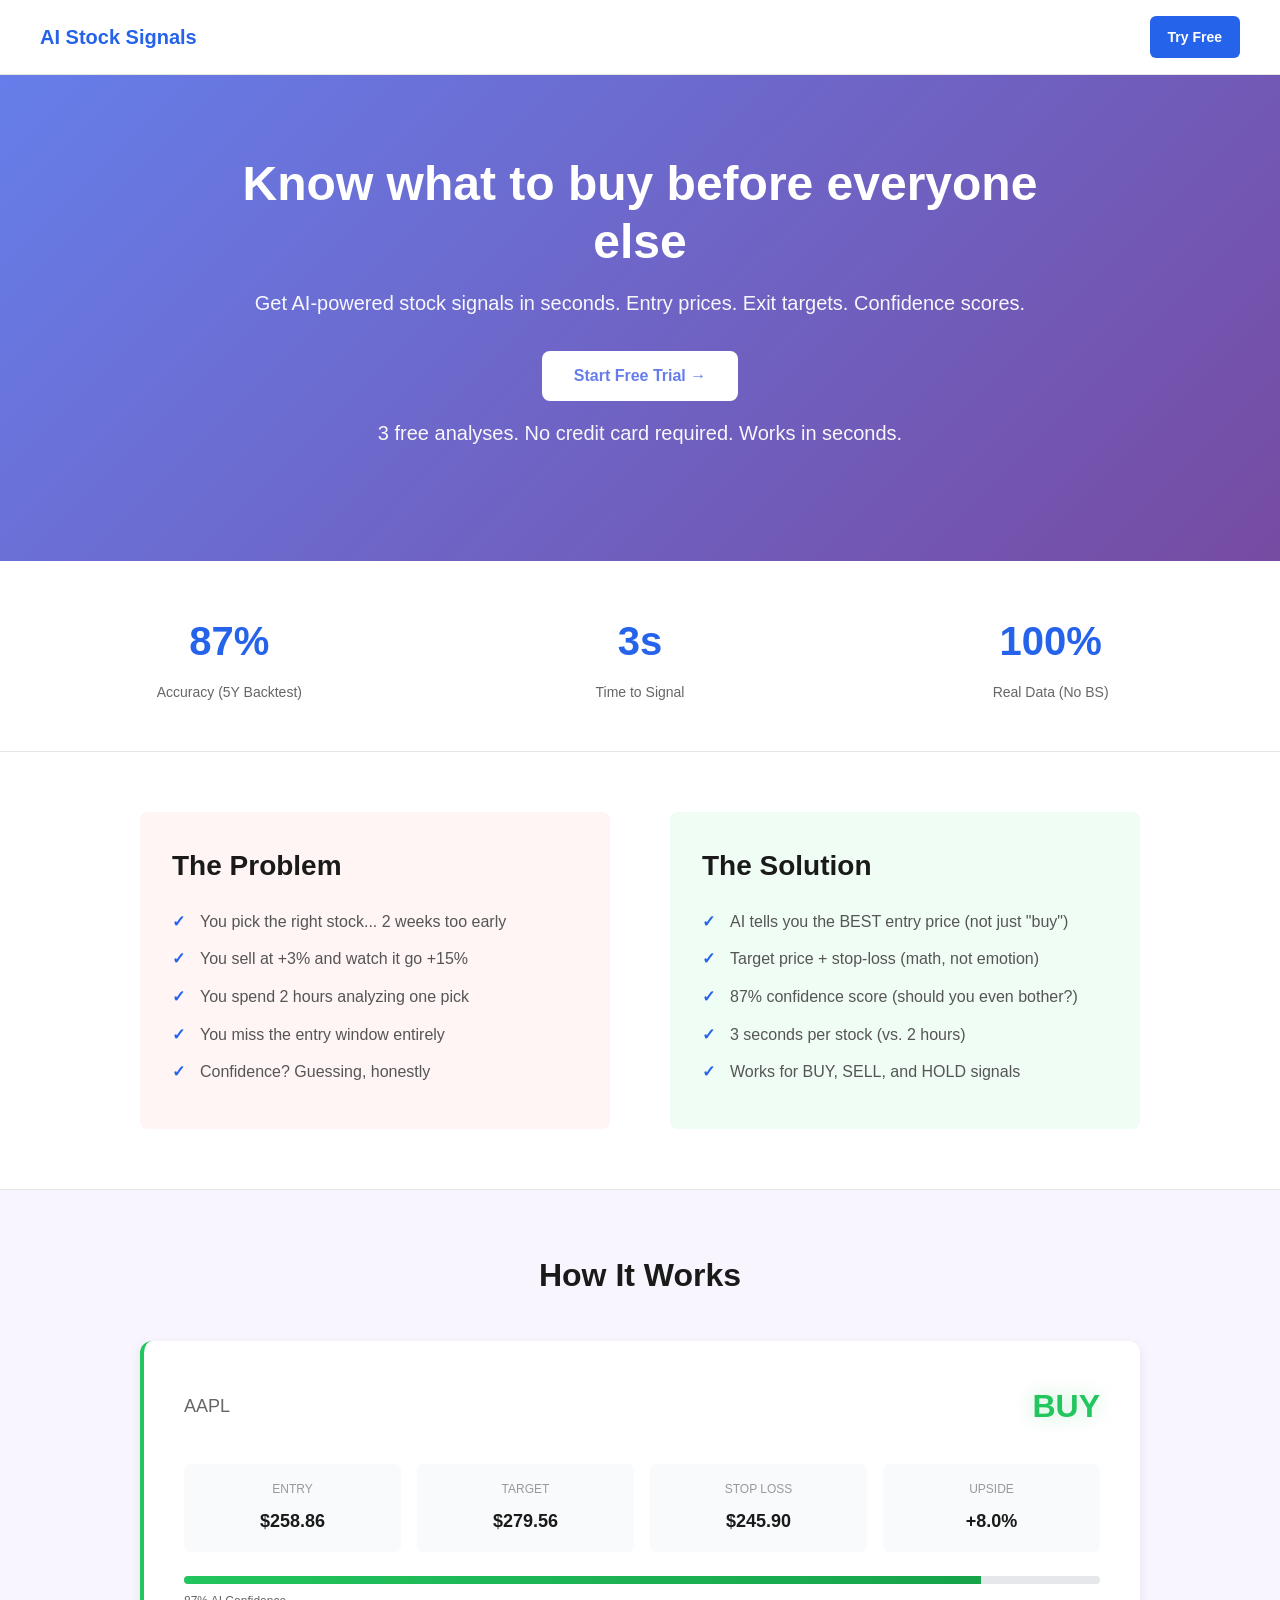
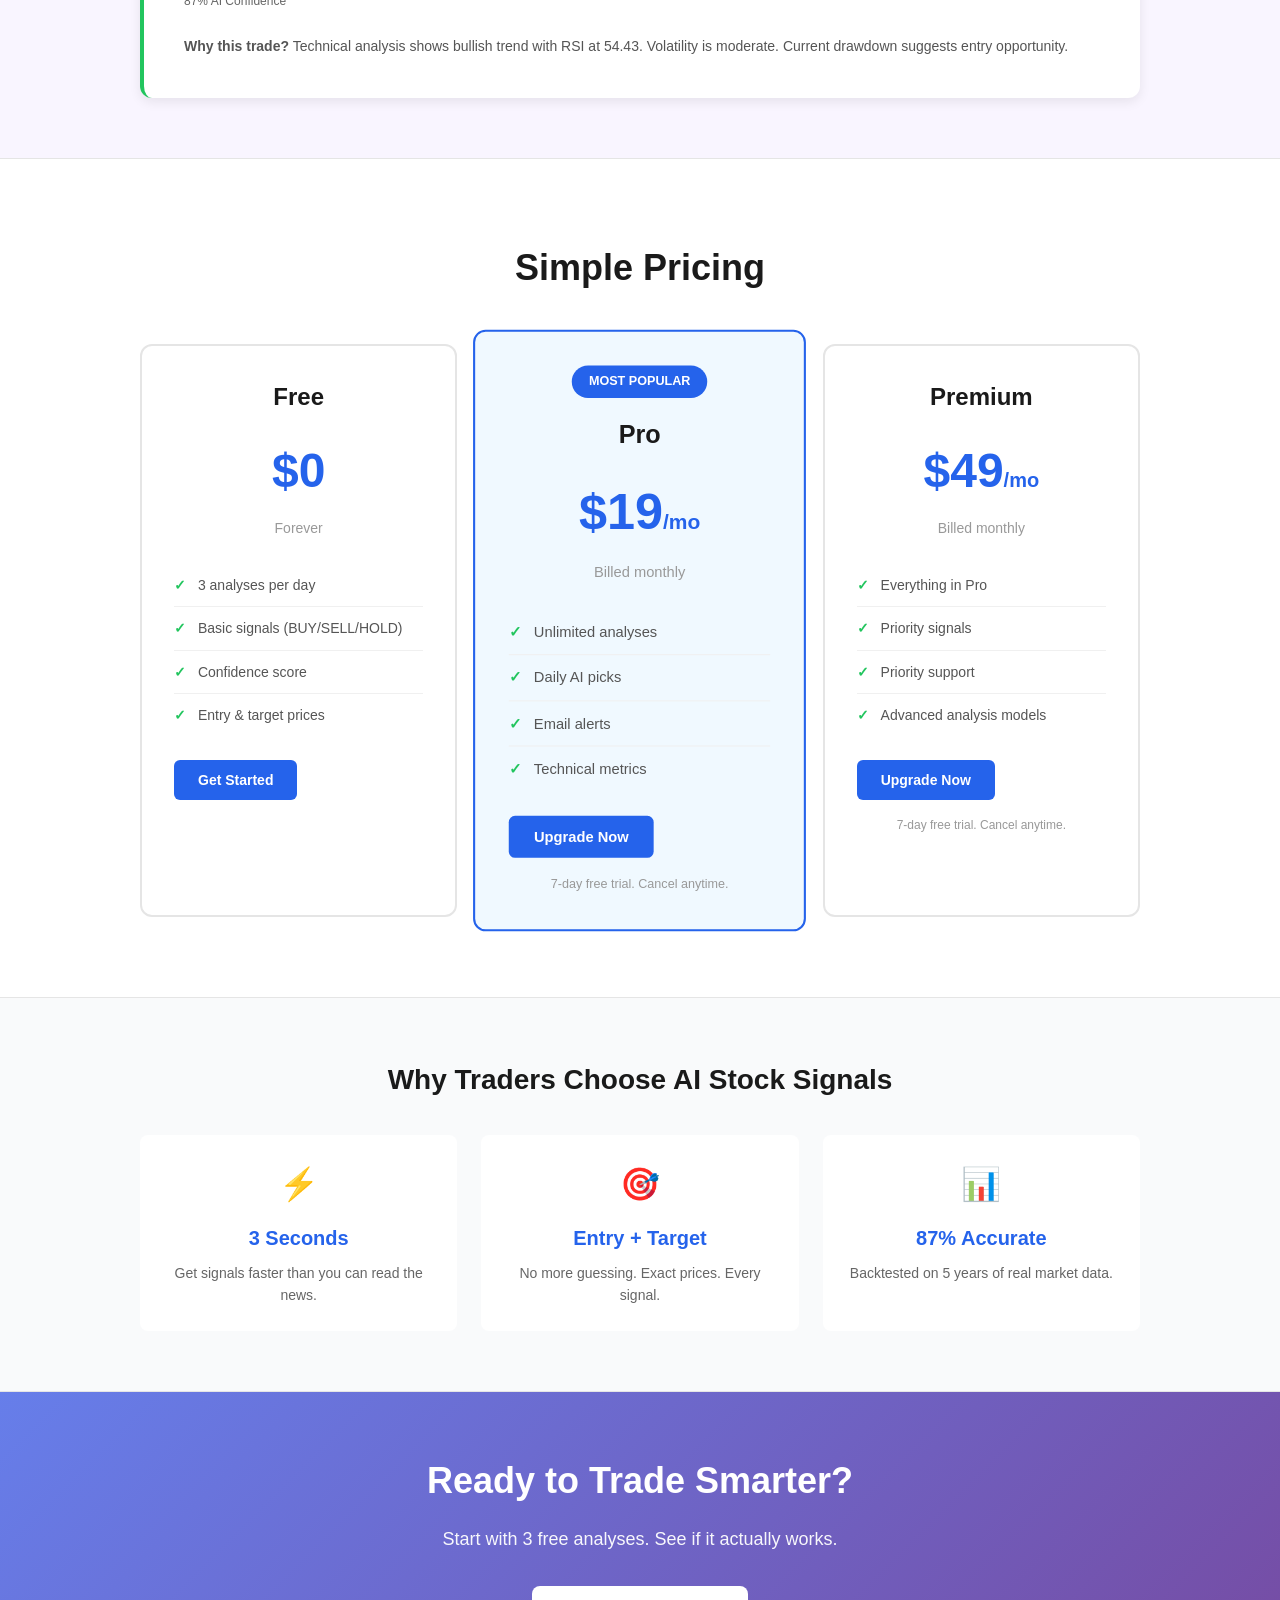
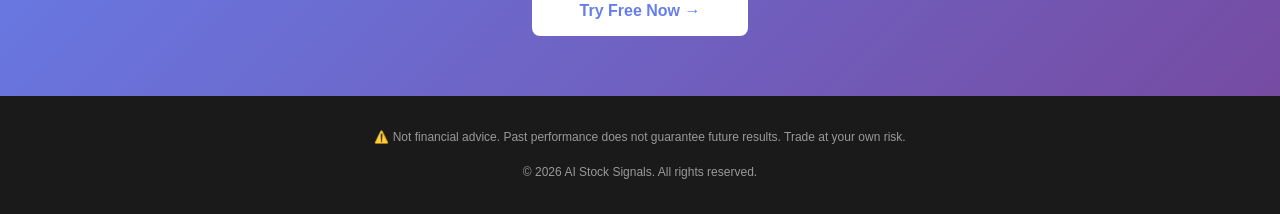
<file: static/landing.html>
<!DOCTYPE html>
<html lang="en">
<head>
    <meta charset="UTF-8">
    <meta name="viewport" content="width=device-width, initial-scale=1.0">
    <title>AI Stock Signals - Know What to Buy Before Everyone Else</title>
    <style>
        * {
            margin: 0;
            padding: 0;
            box-sizing: border-box;
        }

        body {
            font-family: -apple-system, BlinkMacSystemFont, 'Segoe UI', 'Roboto', 'Oxygen', 'Ubuntu', sans-serif;
            line-height: 1.6;
            color: #1a1a1a;
            background: #fafafa;
        }

        header {
            background: white;
            padding: 16px 20px;
            border-bottom: 1px solid #e5e5e5;
            position: sticky;
            top: 0;
            z-index: 100;
        }

        .header-content {
            max-width: 1200px;
            margin: 0 auto;
            display: flex;
            justify-content: space-between;
            align-items: center;
        }

        .logo {
            font-size: 20px;
            font-weight: 700;
            color: #2563eb;
        }

        .cta-header {
            background: #2563eb;
            color: white;
            padding: 10px 18px;
            border-radius: 6px;
            text-decoration: none;
            font-size: 14px;
            font-weight: 600;
            transition: background 0.2s;
        }

        .cta-header:hover {
            background: #1d4ed8;
        }

        .hero {
            background: linear-gradient(135deg, #667eea 0%, #764ba2 100%);
            color: white;
            padding: 80px 20px;
            text-align: center;
        }

        .hero-content {
            max-width: 800px;
            margin: 0 auto;
        }

        .hero h1 {
            font-size: 48px;
            font-weight: 800;
            margin-bottom: 16px;
            line-height: 1.2;
        }

        .hero p {
            font-size: 20px;
            margin-bottom: 32px;
            opacity: 0.95;
        }

        .hero-cta {
            display: inline-block;
            background: white;
            color: #667eea;
            padding: 16px 32px;
            border-radius: 8px;
            text-decoration: none;
            font-weight: 700;
            font-size: 16px;
            transition: transform 0.2s, box-shadow 0.2s;
            cursor: pointer;
            border: none;
        }

        .hero-cta:hover {
            transform: translateY(-2px);
            box-shadow: 0 10px 25px rgba(0, 0, 0, 0.2);
        }

        .hero-subtext {
            font-size: 14px;
            margin-top: 16px;
            opacity: 0.9;
        }

        .stats {
            background: white;
            padding: 48px 20px;
            border-bottom: 1px solid #e5e5e5;
        }

        .stats-grid {
            max-width: 1200px;
            margin: 0 auto;
            display: grid;
            grid-template-columns: repeat(auto-fit, minmax(250px, 1fr));
            gap: 32px;
        }

        .stat-card {
            text-align: center;
        }

        .stat-number {
            font-size: 40px;
            font-weight: 800;
            color: #2563eb;
        }

        .stat-label {
            font-size: 14px;
            color: #666;
            margin-top: 8px;
        }

        .problem-solution {
            background: white;
            padding: 60px 20px;
        }

        .ps-wrapper {
            max-width: 1000px;
            margin: 0 auto;
            display: grid;
            grid-template-columns: 1fr 1fr;
            gap: 60px;
            align-items: center;
        }

        .ps-section h2 {
            font-size: 28px;
            margin-bottom: 20px;
            color: #1a1a1a;
        }

        .ps-section p {
            font-size: 16px;
            color: #555;
            margin-bottom: 16px;
            line-height: 1.8;
        }

        .ps-list {
            list-style: none;
            margin-top: 20px;
        }

        .ps-list li {
            padding-left: 28px;
            margin-bottom: 12px;
            position: relative;
            color: #555;
        }

        .ps-list li:before {
            content: "✓";
            position: absolute;
            left: 0;
            color: #2563eb;
            font-weight: bold;
        }

        .problem {
            background: #fff5f5;
            padding: 32px;
            border-radius: 8px;
        }

        .solution {
            background: #f0fdf4;
            padding: 32px;
            border-radius: 8px;
        }

        .demo-section {
            background: #f9f5ff;
            padding: 60px 20px;
            border-top: 1px solid #e5e5e5;
        }

        .demo-wrapper {
            max-width: 1000px;
            margin: 0 auto;
        }

        .demo-title {
            text-align: center;
            font-size: 32px;
            font-weight: 700;
            margin-bottom: 40px;
        }

        .demo-card {
            background: white;
            border-radius: 12px;
            padding: 40px;
            box-shadow: 0 4px 12px rgba(0, 0, 0, 0.08);
            border-left: 4px solid #22c55e;
        }

        .demo-signal {
            display: flex;
            justify-content: space-between;
            align-items: center;
            margin-bottom: 32px;
        }

        .demo-ticker {
            font-size: 18px;
            color: #666;
        }

        .demo-recommendation {
            font-size: 32px;
            font-weight: 800;
            color: #22c55e;
            text-shadow: 0 0 20px rgba(34, 197, 94, 0.3);
        }

        .demo-grid {
            display: grid;
            grid-template-columns: repeat(4, 1fr);
            gap: 16px;
            margin-bottom: 24px;
        }

        .demo-metric {
            background: #f9fafb;
            padding: 16px;
            border-radius: 6px;
            text-align: center;
        }

        .demo-metric-label {
            font-size: 12px;
            color: #999;
            margin-bottom: 8px;
            text-transform: uppercase;
        }

        .demo-metric-value {
            font-size: 18px;
            font-weight: 700;
            color: #1a1a1a;
        }

        .confidence-bar {
            background: #e5e7eb;
            height: 8px;
            border-radius: 4px;
            overflow: hidden;
            margin-top: 16px;
        }

        .confidence-fill {
            background: linear-gradient(90deg, #22c55e, #16a34a);
            height: 100%;
            width: 87%;
        }

        .confidence-label {
            font-size: 12px;
            color: #666;
            margin-top: 8px;
        }

        .pricing {
            background: white;
            padding: 80px 20px;
            border-top: 1px solid #e5e5e5;
        }

        .pricing-wrapper {
            max-width: 1000px;
            margin: 0 auto;
        }

        .pricing-title {
            text-align: center;
            font-size: 36px;
            font-weight: 700;
            margin-bottom: 48px;
        }

        .pricing-grid {
            display: grid;
            grid-template-columns: repeat(auto-fit, minmax(300px, 1fr));
            gap: 24px;
        }

        .price-card {
            border: 2px solid #e5e5e5;
            border-radius: 12px;
            padding: 32px;
            text-align: center;
            transition: transform 0.2s, box-shadow 0.2s;
        }

        .price-card:hover {
            transform: translateY(-8px);
            box-shadow: 0 12px 32px rgba(0, 0, 0, 0.1);
        }

        .price-card.featured {
            border-color: #2563eb;
            background: #f0f9ff;
            transform: scale(1.05);
        }

        .price-card.featured .badge {
            background: #2563eb;
            color: white;
            padding: 6px 16px;
            border-radius: 20px;
            font-size: 12px;
            font-weight: 700;
            display: inline-block;
            margin-bottom: 16px;
        }

        .price-name {
            font-size: 24px;
            font-weight: 700;
            margin-bottom: 16px;
        }

        .price-amount {
            font-size: 48px;
            font-weight: 800;
            color: #2563eb;
            margin-bottom: 8px;
        }

        .price-period {
            font-size: 14px;
            color: #999;
            margin-bottom: 24px;
        }

        .price-benefits {
            text-align: left;
            list-style: none;
            margin-bottom: 24px;
        }

        .price-benefits li {
            padding: 10px 0;
            font-size: 14px;
            color: #555;
            border-bottom: 1px solid #f0f0f0;
        }

        .price-benefits li:last-child {
            border-bottom: none;
        }

        .price-benefits li:before {
            content: "✓ ";
            color: #22c55e;
            font-weight: bold;
            margin-right: 8px;
        }

        .price-cta {
            background: #2563eb;
            color: white;
            padding: 12px 24px;
            border-radius: 6px;
            text-decoration: none;
            font-weight: 600;
            display: block;
            transition: background 0.2s;
            border: none;
            cursor: pointer;
            font-size: 14px;
        }

        .price-cta:hover {
            background: #1d4ed8;
        }

        .price-card.featured .price-cta {
            background: #2563eb;
        }

        .price-note {
            font-size: 12px;
            color: #999;
            margin-top: 16px;
        }

        .trust {
            background: #f9fafb;
            padding: 60px 20px;
            border-top: 1px solid #e5e5e5;
        }

        .trust-wrapper {
            max-width: 1000px;
            margin: 0 auto;
        }

        .trust-title {
            text-align: center;
            font-size: 28px;
            font-weight: 700;
            margin-bottom: 32px;
        }

        .trust-grid {
            display: grid;
            grid-template-columns: repeat(auto-fit, minmax(280px, 1fr));
            gap: 24px;
        }

        .trust-card {
            background: white;
            padding: 24px;
            border-radius: 8px;
            text-align: center;
        }

        .trust-icon {
            font-size: 32px;
            margin-bottom: 12px;
        }

        .trust-stat {
            font-size: 20px;
            font-weight: 700;
            color: #2563eb;
            margin-bottom: 8px;
        }

        .trust-desc {
            font-size: 14px;
            color: #666;
        }

        .cta-section {
            background: linear-gradient(135deg, #667eea 0%, #764ba2 100%);
            color: white;
            padding: 60px 20px;
            text-align: center;
            border-top: 1px solid #e5e5e5;
        }

        .cta-section-wrapper {
            max-width: 700px;
            margin: 0 auto;
        }

        .cta-section h2 {
            font-size: 36px;
            font-weight: 700;
            margin-bottom: 16px;
        }

        .cta-section p {
            font-size: 18px;
            margin-bottom: 32px;
            opacity: 0.95;
        }

        .cta-section-btn {
            background: white;
            color: #667eea;
            padding: 16px 48px;
            border-radius: 8px;
            text-decoration: none;
            font-weight: 700;
            font-size: 16px;
            display: inline-block;
            transition: transform 0.2s, box-shadow 0.2s;
            border: none;
            cursor: pointer;
        }

        .cta-section-btn:hover {
            transform: translateY(-2px);
            box-shadow: 0 10px 25px rgba(0, 0, 0, 0.2);
        }

        footer {
            background: #1a1a1a;
            color: #999;
            padding: 32px 20px;
            text-align: center;
            font-size: 12px;
        }

        @media (max-width: 768px) {
            .hero h1 {
                font-size: 32px;
            }

            .hero p {
                font-size: 16px;
            }

            .ps-wrapper {
                grid-template-columns: 1fr;
                gap: 32px;
            }

            .demo-grid {
                grid-template-columns: repeat(2, 1fr);
            }

            .price-card.featured {
                transform: scale(1);
            }

            .cta-section h2 {
                font-size: 28px;
            }
        }
    </style>
</head>
<body>
    <!-- Header -->
    <header>
        <div class="header-content">
            <div class="logo">AI Stock Signals</div>
            <a href="/" class="cta-header">Try Free</a>
        </div>
    </header>

    <!-- Hero -->
    <section class="hero">
        <div class="hero-content">
            <h1>Know what to buy before everyone else</h1>
            <p>Get AI-powered stock signals in seconds. Entry prices. Exit targets. Confidence scores.</p>
            <button class="hero-cta" onclick="document.location='/';">Start Free Trial →</button>
            <p class="hero-subtext">3 free analyses. No credit card required. Works in seconds.</p>
        </div>
    </section>

    <!-- Stats -->
    <section class="stats">
        <div class="stats-grid">
            <div class="stat-card">
                <div class="stat-number">87%</div>
                <div class="stat-label">Accuracy (5Y Backtest)</div>
            </div>
            <div class="stat-card">
                <div class="stat-number">3s</div>
                <div class="stat-label">Time to Signal</div>
            </div>
            <div class="stat-card">
                <div class="stat-number">100%</div>
                <div class="stat-label">Real Data (No BS)</div>
            </div>
        </div>
    </section>

    <!-- Problem → Solution -->
    <section class="problem-solution">
        <div class="ps-wrapper">
            <div class="ps-section">
                <div class="problem">
                    <h2>The Problem</h2>
                    <ul class="ps-list">
                        <li>You pick the right stock... 2 weeks too early</li>
                        <li>You sell at +3% and watch it go +15%</li>
                        <li>You spend 2 hours analyzing one pick</li>
                        <li>You miss the entry window entirely</li>
                        <li>Confidence? Guessing, honestly</li>
                    </ul>
                </div>
            </div>
            <div class="ps-section">
                <div class="solution">
                    <h2>The Solution</h2>
                    <ul class="ps-list">
                        <li>AI tells you the BEST entry price (not just "buy")</li>
                        <li>Target price + stop-loss (math, not emotion)</li>
                        <li>87% confidence score (should you even bother?)</li>
                        <li>3 seconds per stock (vs. 2 hours)</li>
                        <li>Works for BUY, SELL, and HOLD signals</li>
                    </ul>
                </div>
            </div>
        </div>
    </section>

    <!-- Demo -->
    <section class="demo-section">
        <div class="demo-wrapper">
            <h2 class="demo-title">How It Works</h2>
            <div class="demo-card">
                <div class="demo-signal">
                    <div class="demo-ticker">AAPL</div>
                    <div class="demo-recommendation">BUY</div>
                </div>

                <div class="demo-grid">
                    <div class="demo-metric">
                        <div class="demo-metric-label">Entry</div>
                        <div class="demo-metric-value">$258.86</div>
                    </div>
                    <div class="demo-metric">
                        <div class="demo-metric-label">Target</div>
                        <div class="demo-metric-value">$279.56</div>
                    </div>
                    <div class="demo-metric">
                        <div class="demo-metric-label">Stop Loss</div>
                        <div class="demo-metric-value">$245.90</div>
                    </div>
                    <div class="demo-metric">
                        <div class="demo-metric-label">Upside</div>
                        <div class="demo-metric-value">+8.0%</div>
                    </div>
                </div>

                <div class="confidence-bar">
                    <div class="confidence-fill"></div>
                </div>
                <div class="confidence-label">87% AI Confidence</div>

                <p style="margin-top: 24px; color: #555; font-size: 14px;">
                    <strong>Why this trade?</strong> Technical analysis shows bullish trend with RSI at 54.43. Volatility is moderate. Current drawdown suggests entry opportunity.
                </p>
            </div>
        </div>
    </section>

    <!-- Pricing -->
    <section class="pricing">
        <div class="pricing-wrapper">
            <h2 class="pricing-title">Simple Pricing</h2>
            <div class="pricing-grid">
                <div class="price-card">
                    <div class="price-name">Free</div>
                    <div class="price-amount">$0</div>
                    <div class="price-period">Forever</div>
                    <ul class="price-benefits">
                        <li>3 analyses per day</li>
                        <li>Basic signals (BUY/SELL/HOLD)</li>
                        <li>Confidence score</li>
                        <li>Entry & target prices</li>
                    </ul>
                    <button class="price-cta" onclick="document.location='/';">Get Started</button>
                </div>

                <div class="price-card featured">
                    <div class="badge">MOST POPULAR</div>
                    <div class="price-name">Pro</div>
                    <div class="price-amount">$19<span style="font-size: 20px;">/mo</span></div>
                    <div class="price-period">Billed monthly</div>
                    <ul class="price-benefits">
                        <li>Unlimited analyses</li>
                        <li>Daily AI picks</li>
                        <li>Email alerts</li>
                        <li>Technical metrics</li>
                    </ul>
                    <button class="price-cta" onclick="alert('Coming soon: Stripe integration');">Upgrade Now</button>
                    <p class="price-note">7-day free trial. Cancel anytime.</p>
                </div>

                <div class="price-card">
                    <div class="price-name">Premium</div>
                    <div class="price-amount">$49<span style="font-size: 20px;">/mo</span></div>
                    <div class="price-period">Billed monthly</div>
                    <ul class="price-benefits">
                        <li>Everything in Pro</li>
                        <li>Priority signals</li>
                        <li>Priority support</li>
                        <li>Advanced analysis models</li>
                    </ul>
                    <button class="price-cta" onclick="alert('Coming soon: Stripe integration');">Upgrade Now</button>
                    <p class="price-note">7-day free trial. Cancel anytime.</p>
                </div>
            </div>
        </div>
    </section>

    <!-- Trust -->
    <section class="trust">
        <div class="trust-wrapper">
            <h2 class="trust-title">Why Traders Choose AI Stock Signals</h2>
            <div class="trust-grid">
                <div class="trust-card">
                    <div class="trust-icon">⚡</div>
                    <div class="trust-stat">3 Seconds</div>
                    <div class="trust-desc">Get signals faster than you can read the news.</div>
                </div>
                <div class="trust-card">
                    <div class="trust-icon">🎯</div>
                    <div class="trust-stat">Entry + Target</div>
                    <div class="trust-desc">No more guessing. Exact prices. Every signal.</div>
                </div>
                <div class="trust-card">
                    <div class="trust-icon">📊</div>
                    <div class="trust-stat">87% Accurate</div>
                    <div class="trust-desc">Backtested on 5 years of real market data.</div>
                </div>
            </div>
        </div>
    </section>

    <!-- Final CTA -->
    <section class="cta-section">
        <div class="cta-section-wrapper">
            <h2>Ready to Trade Smarter?</h2>
            <p>Start with 3 free analyses. See if it actually works.</p>
            <button class="cta-section-btn" onclick="document.location='/';">Try Free Now →</button>
        </div>
    </section>

    <!-- Footer -->
    <footer>
        <p>⚠️ Not financial advice. Past performance does not guarantee future results. Trade at your own risk.</p>
        <p style="margin-top: 16px;">© 2026 AI Stock Signals. All rights reserved.</p>
    </footer>
</body>
</html>
</file>
